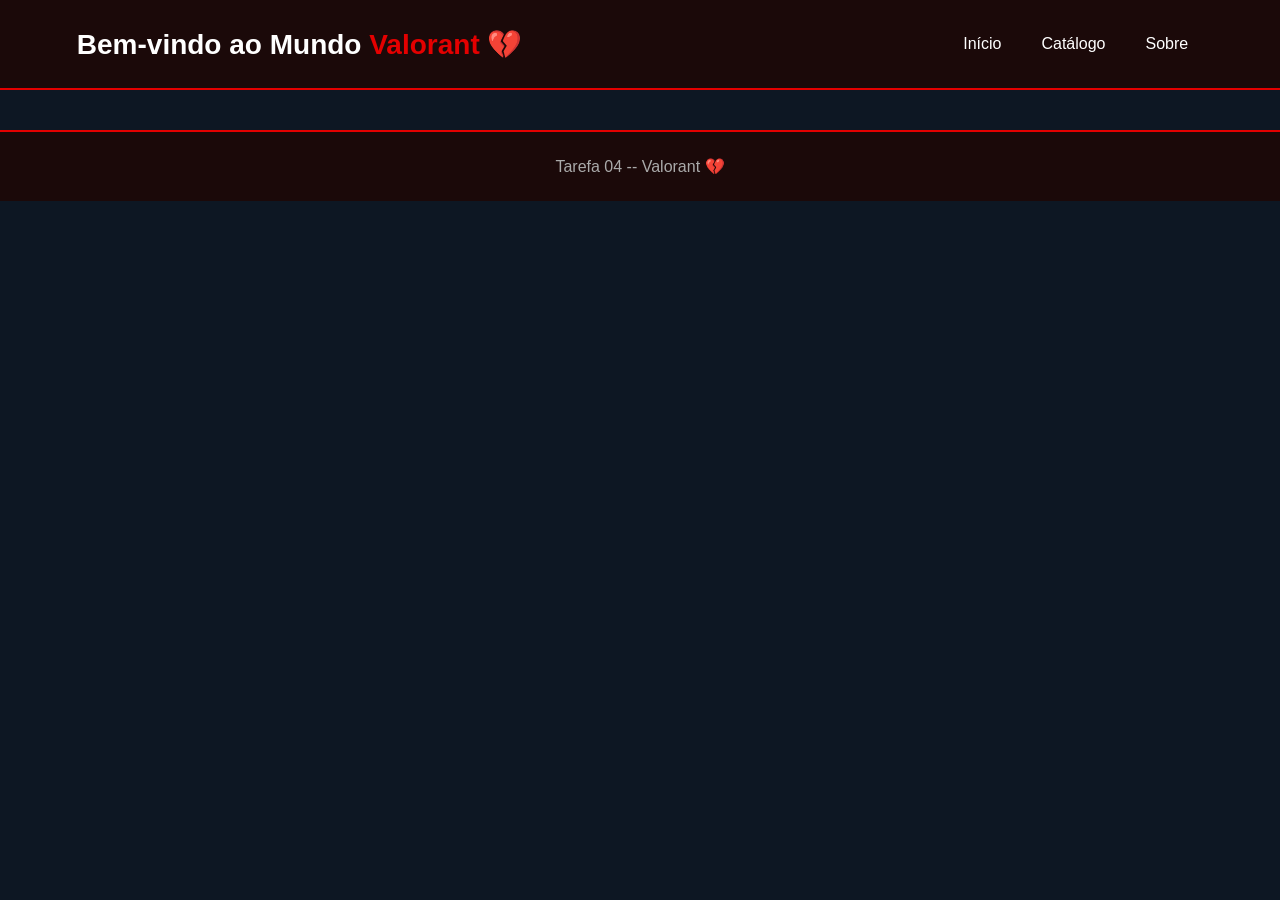
<file: Projeto4/index.html>
<!doctype html>
<html lang="en">
  <head>
    <meta charset="UTF-8" />
    <link rel="icon" type="image/svg+xml" href="./favicon.svg" />
    <meta name="viewport" content="width=device-width, initial-scale=1.0" />
    <title>projeto4</title>
    <script type="module" crossorigin src="./assets/index-BVWmkW0T.js"></script>
    <link rel="stylesheet" crossorigin href="./assets/index-nyBU1UL-.css">
  </head>
  <body>
    <div id="root"></div>
  </body>
</html>
</file>
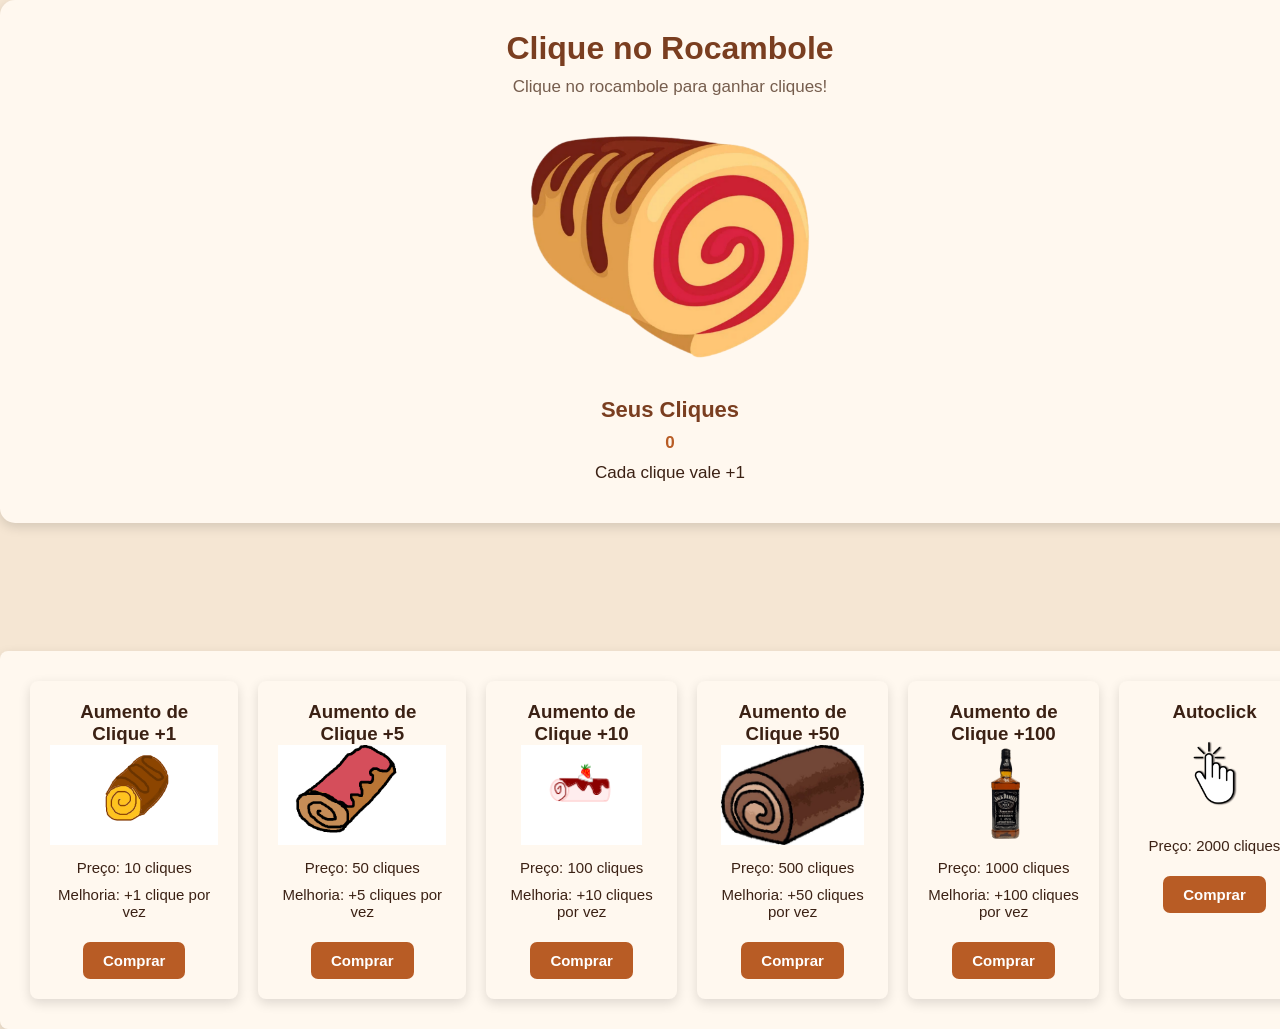
<file: Tarefa 05 - 2/index.html>
<!doctype html>
<html lang="en">
  <head>
    <meta charset="UTF-8" />
    <link rel="icon" type="image/svg+xml" href="./favicon.svg" />
    <meta name="viewport" content="width=device-width, initial-scale=1.0" />
    <title>trabalho-05</title>
    <script type="module" crossorigin src="./assets/index--o2eJudw.js"></script>
    <link rel="stylesheet" crossorigin href="./assets/index-BU5K3IAO.css">
  </head>
  <body>
    <div id="root"></div>
  </body>
</html>
</file>
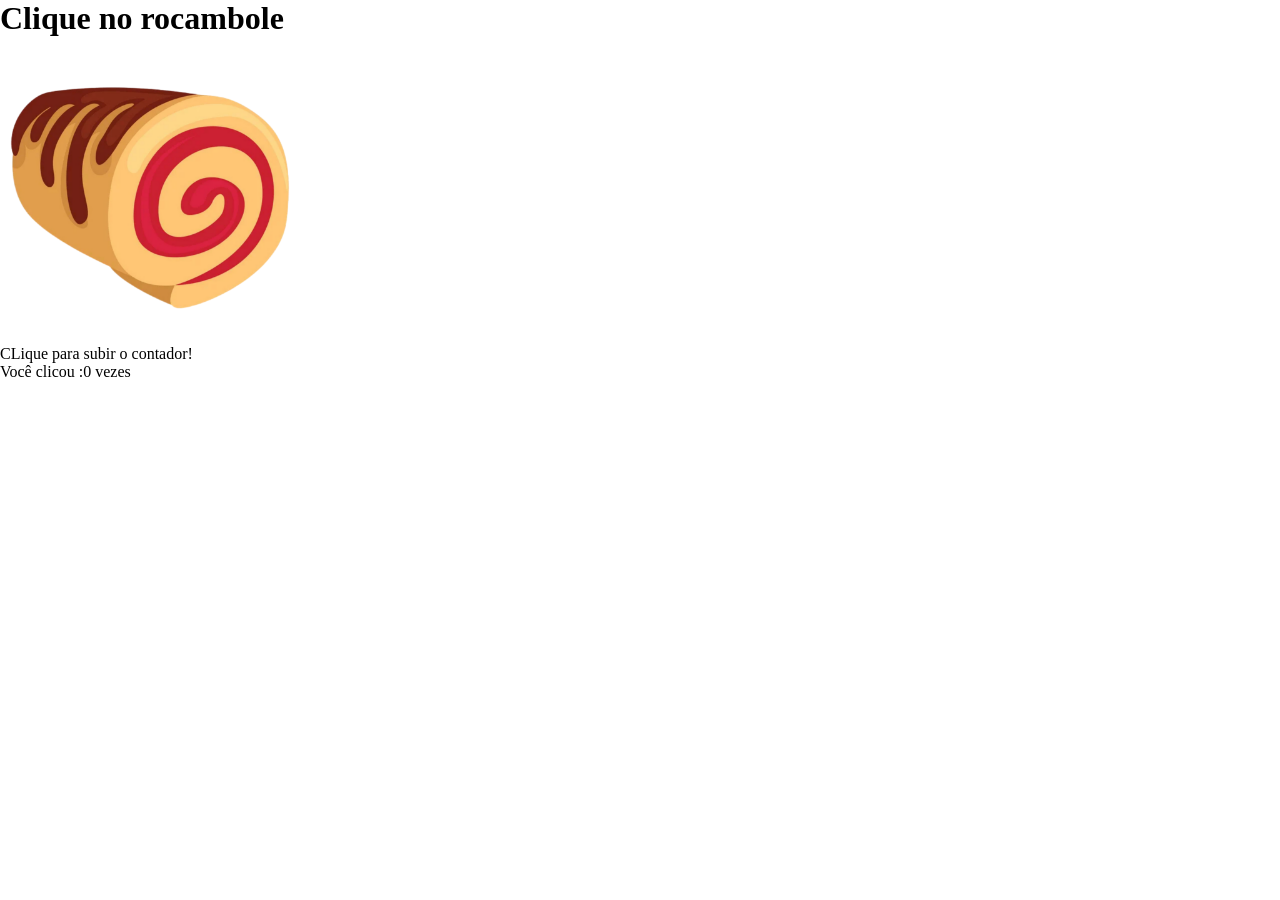
<file: Tarefa 05/index.html>
<!doctype html>
<html lang="en">
  <head>
    <meta charset="UTF-8" />
    <link rel="icon" type="image/svg+xml" href="./favicon.svg" />
    <meta name="viewport" content="width=device-width, initial-scale=1.0" />
    <title>trabalho-05</title>
    <script type="module" crossorigin src="./assets/index-Bw14WL5W.js"></script>
    <link rel="stylesheet" crossorigin href="./assets/index-8nTvx_y3.css">
  </head>
  <body>
    <div id="root"></div>
  </body>
</html>
</file>
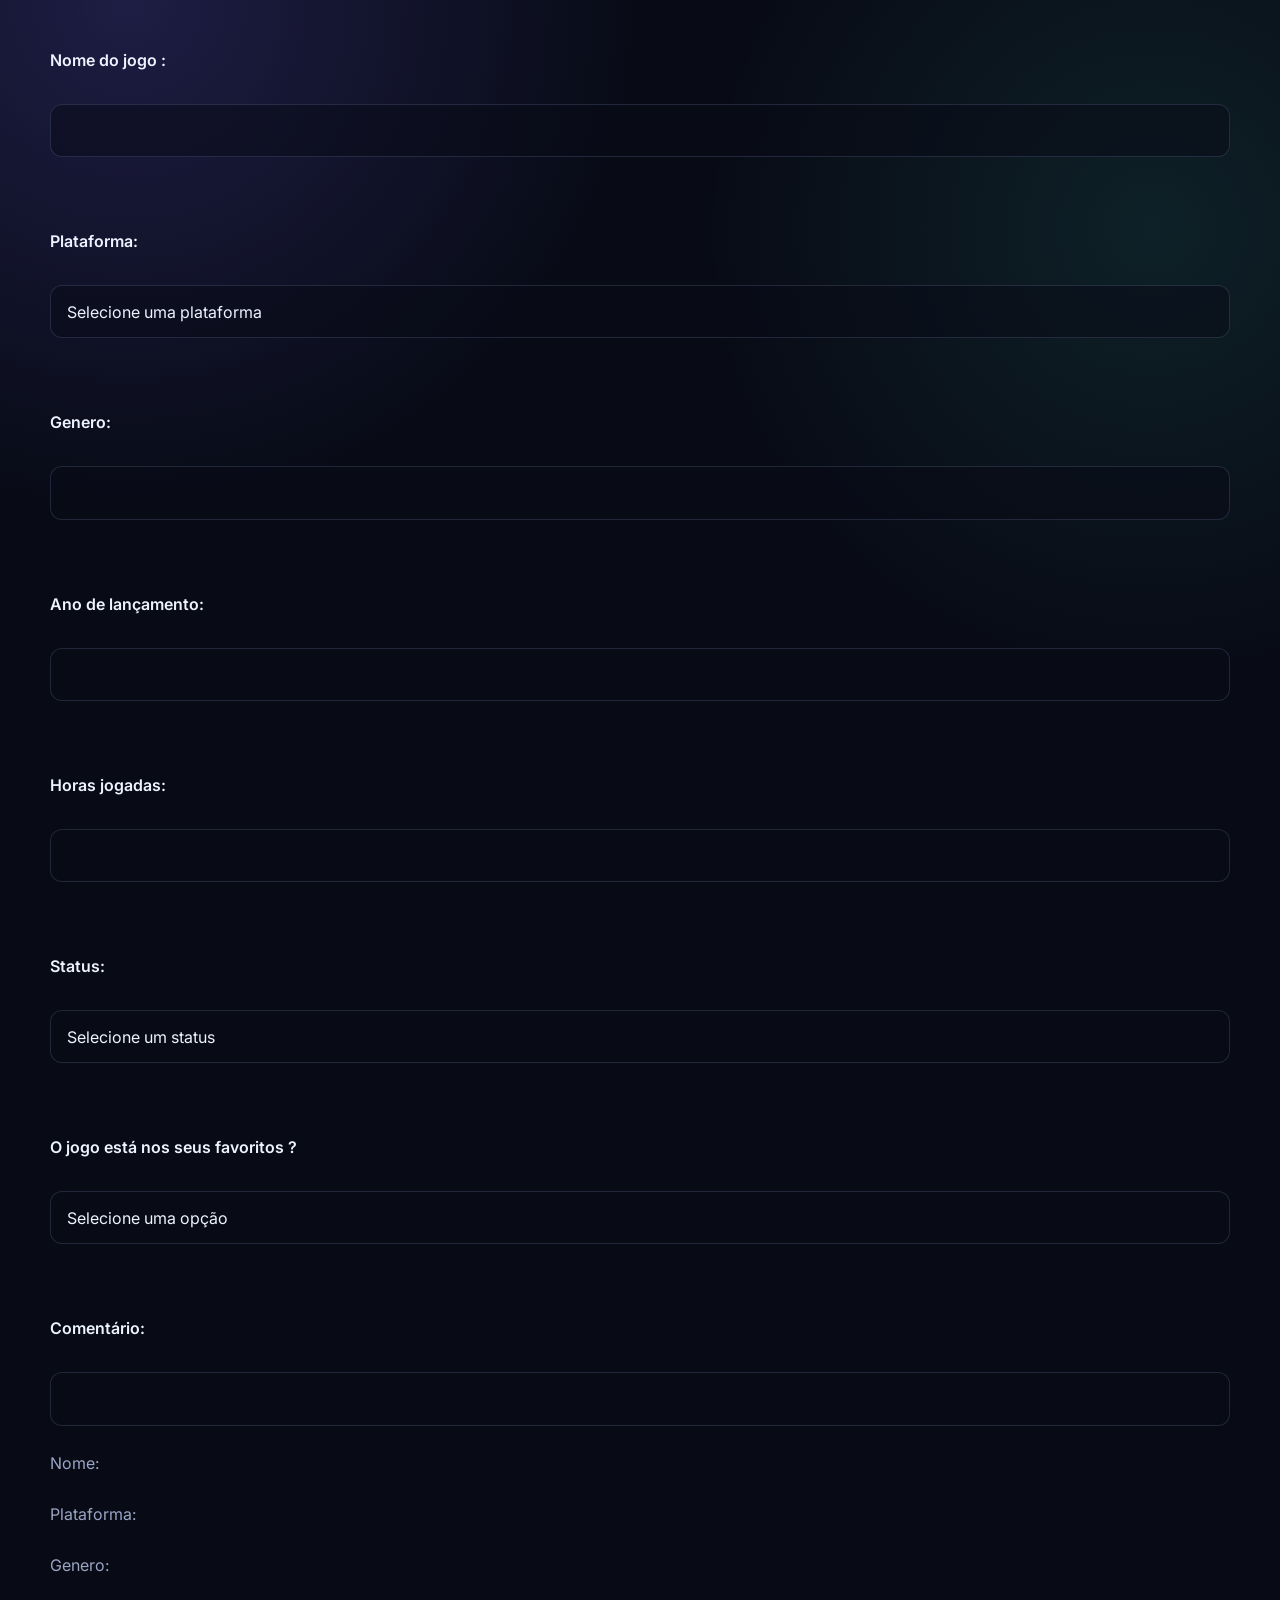
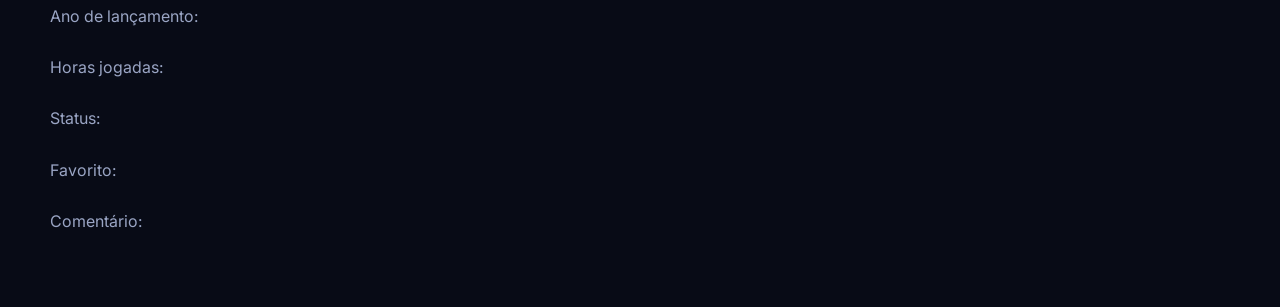
<file: Tarefa 06/index.html>
<!doctype html>
<html lang="en">
  <head>
    <meta charset="UTF-8" />
    <link rel="icon" type="image/svg+xml" href="./favicon.svg" />
    <meta name="viewport" content="width=device-width, initial-scale=1.0" />
    <title>projeto-06</title>
    <script type="module" crossorigin src="./assets/index-DXu0DTtp.js"></script>
    <link rel="stylesheet" crossorigin href="./assets/index-Bq9Sj8M6.css">
  </head>
  <body>
    <div id="root"></div>
  </body>
</html>
</file>
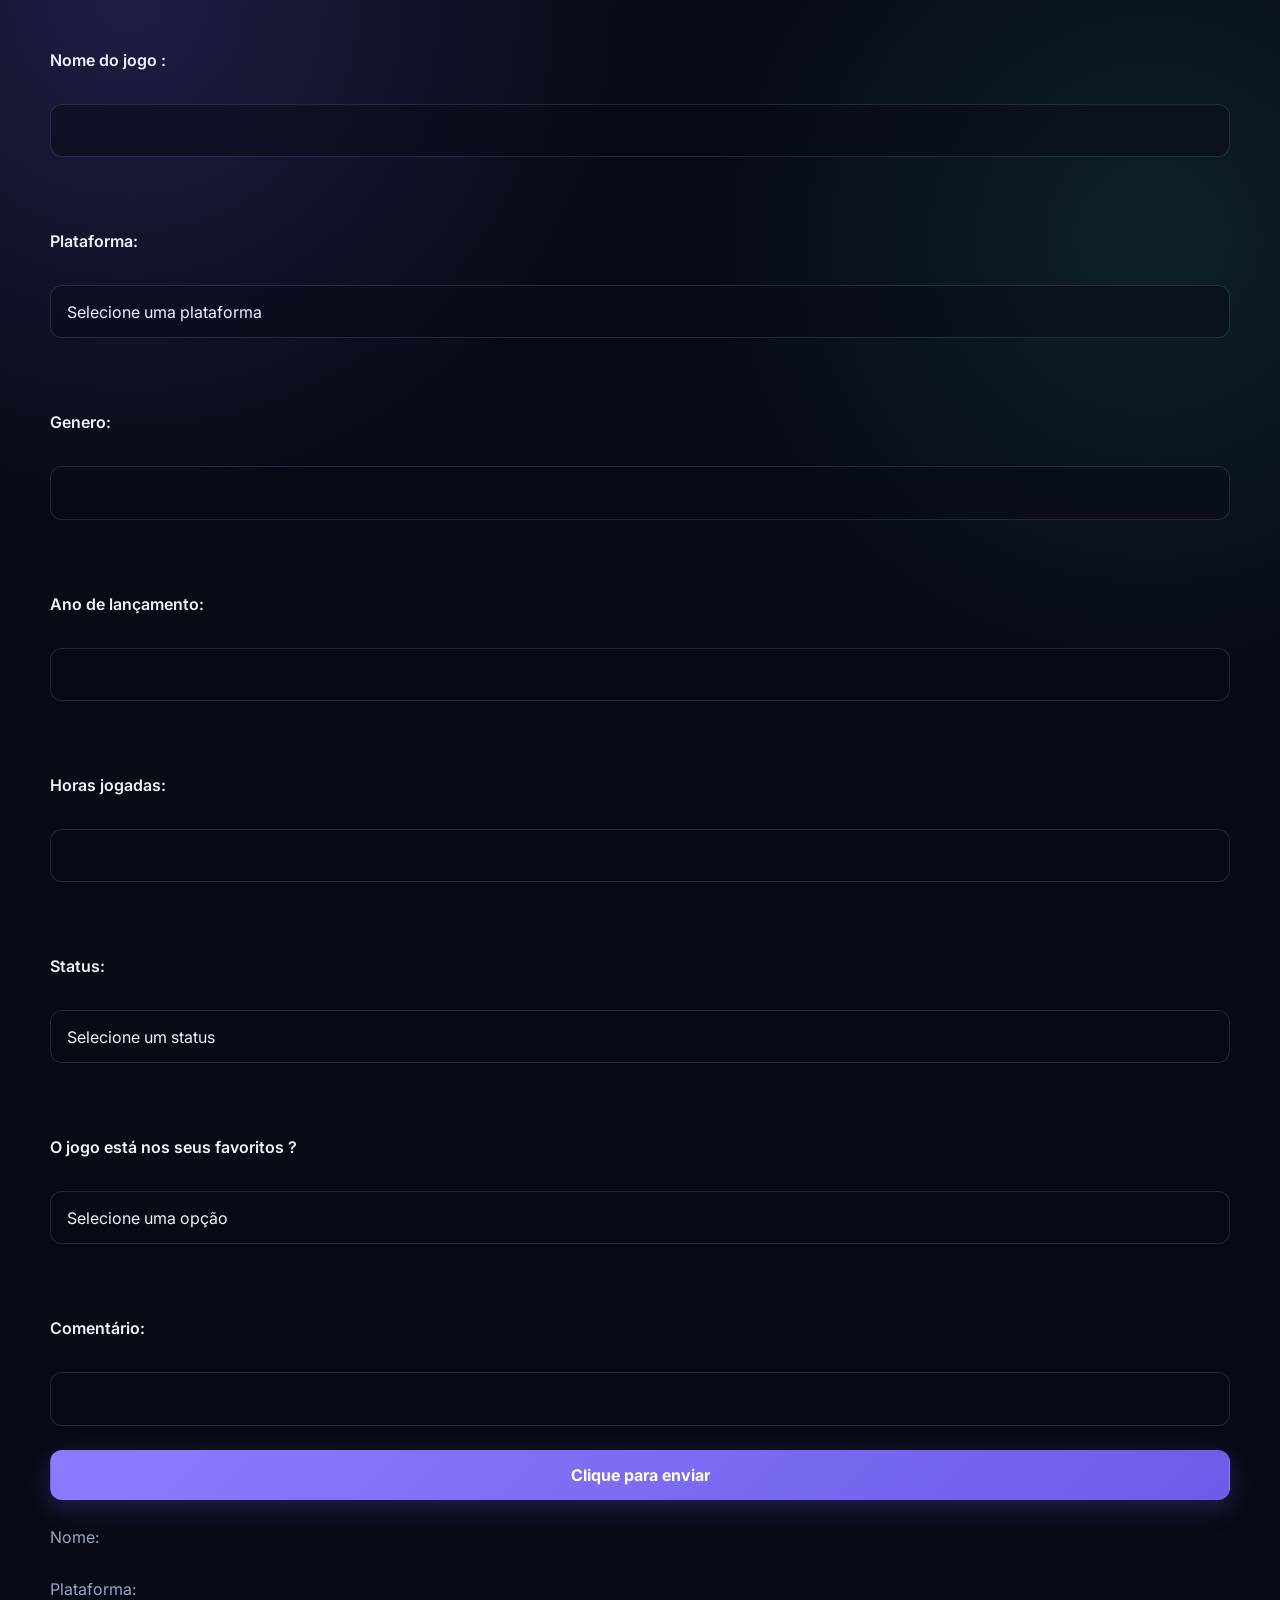
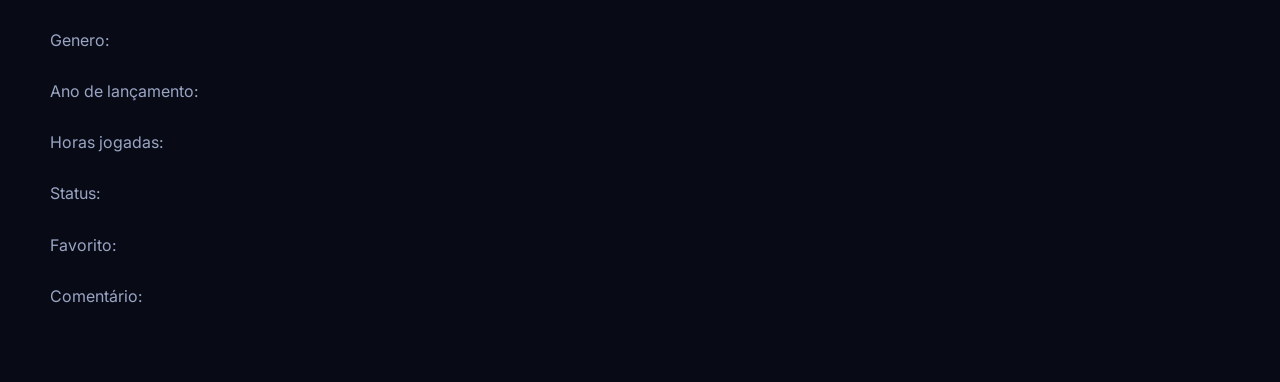
<file: Tarefa 07/index.html>
<!doctype html>
<html lang="en">
  <head>
    <meta charset="UTF-8" />
    <link rel="icon" type="image/svg+xml" href="./favicon.svg" />
    <meta name="viewport" content="width=device-width, initial-scale=1.0" />
    <title>projeto-06</title>
    <script type="module" crossorigin src="./assets/index-CNiCSoxT.js"></script>
    <link rel="stylesheet" crossorigin href="./assets/index-Bq9Sj8M6.css">
  </head>
  <body>
    <div id="root"></div>
  </body>
</html>
</file>
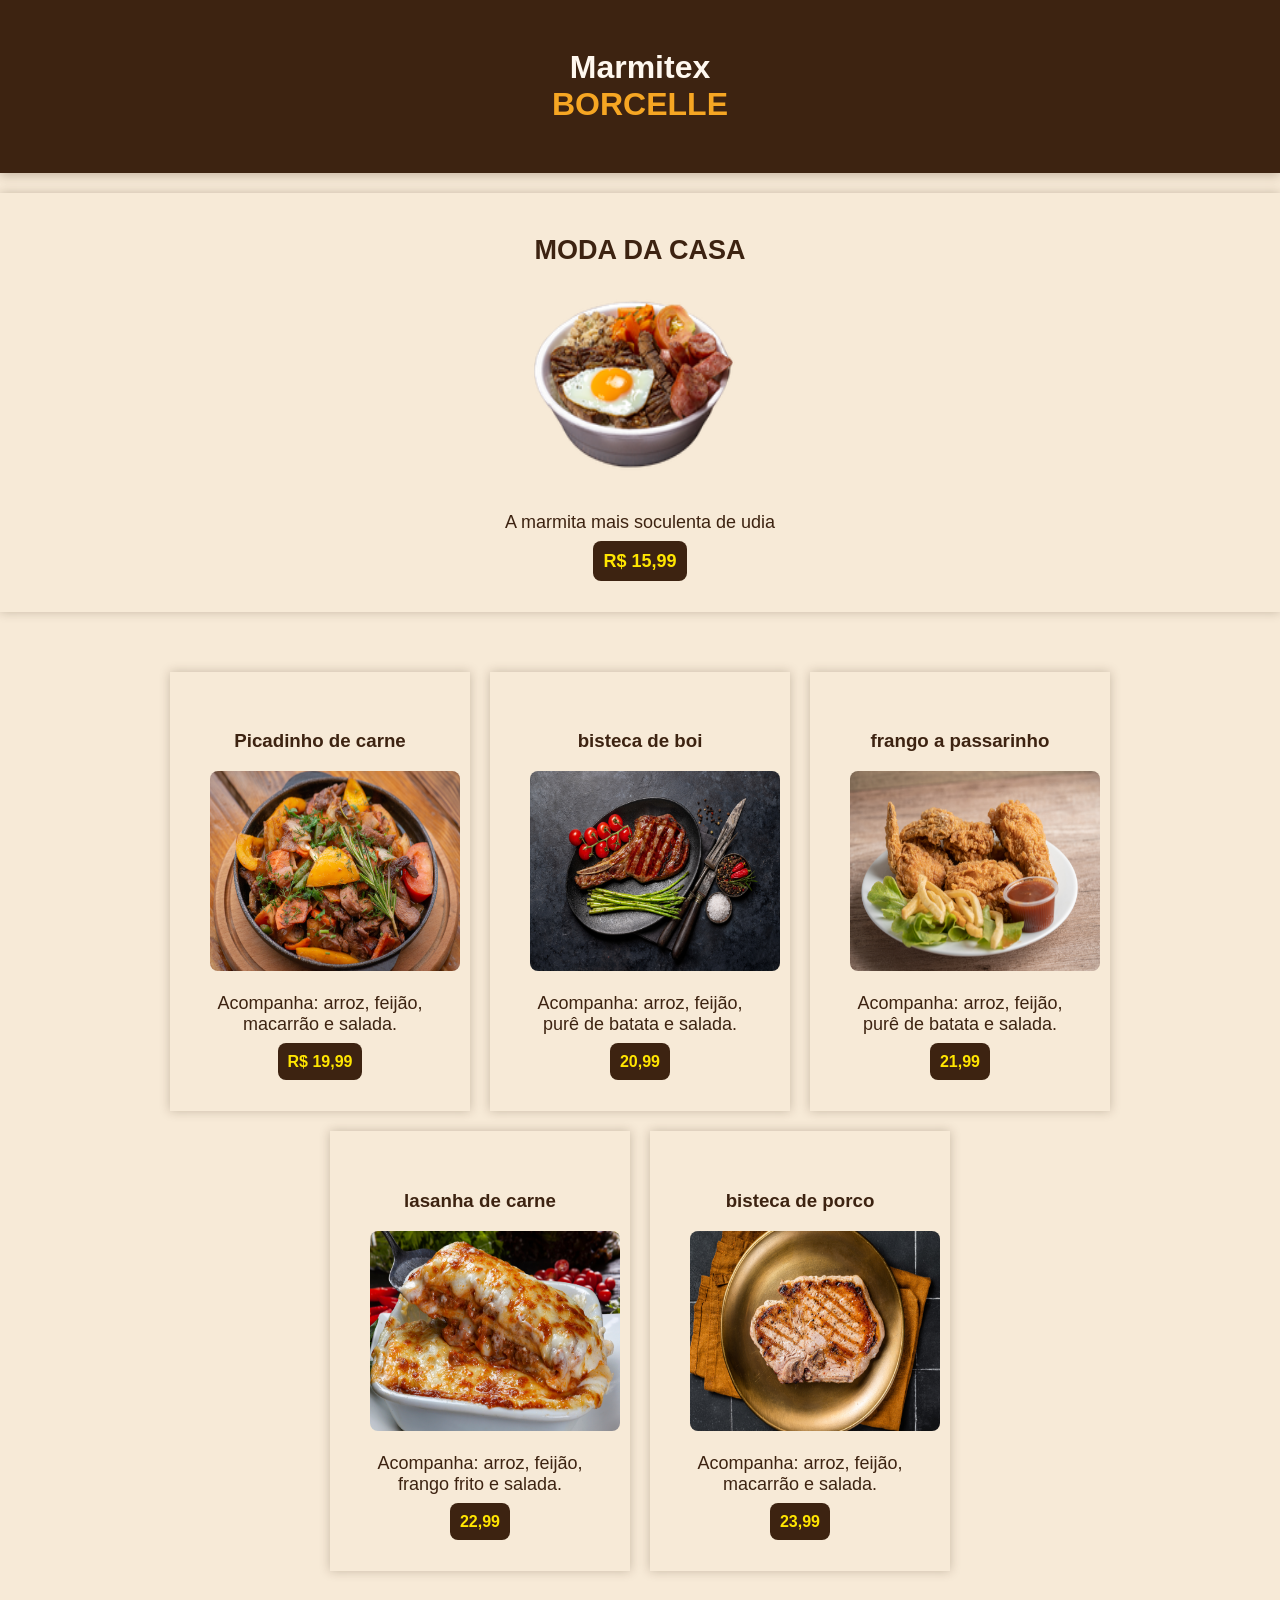
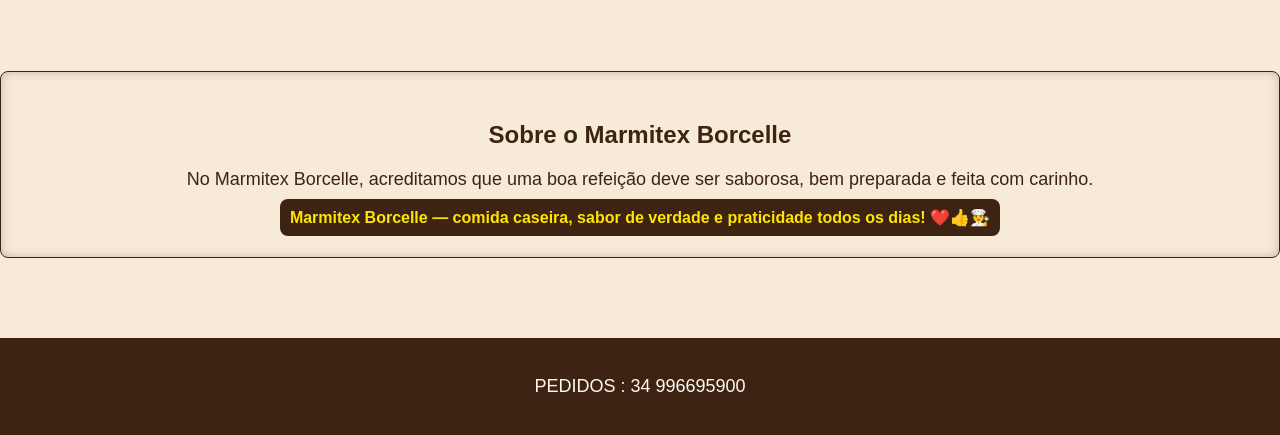
<file: Tarefa 2 - Cardapio/index.html>
<!doctype html>
<html lang="en">
  <head>
    <meta charset="UTF-8" />
    <link rel="icon" type="image/svg+xml" href="./favicon.svg" />
    <meta name="viewport" content="width=device-width, initial-scale=1.0" />
    <title>cardapio</title>
    <script type="module" crossorigin src="./assets/index-DkNm3bb-.js"></script>
    <link rel="stylesheet" crossorigin href="./assets/index-y8lpcviG.css">
  </head>
  <body>
    <div id="root"></div>
  </body>
</html>
</file>
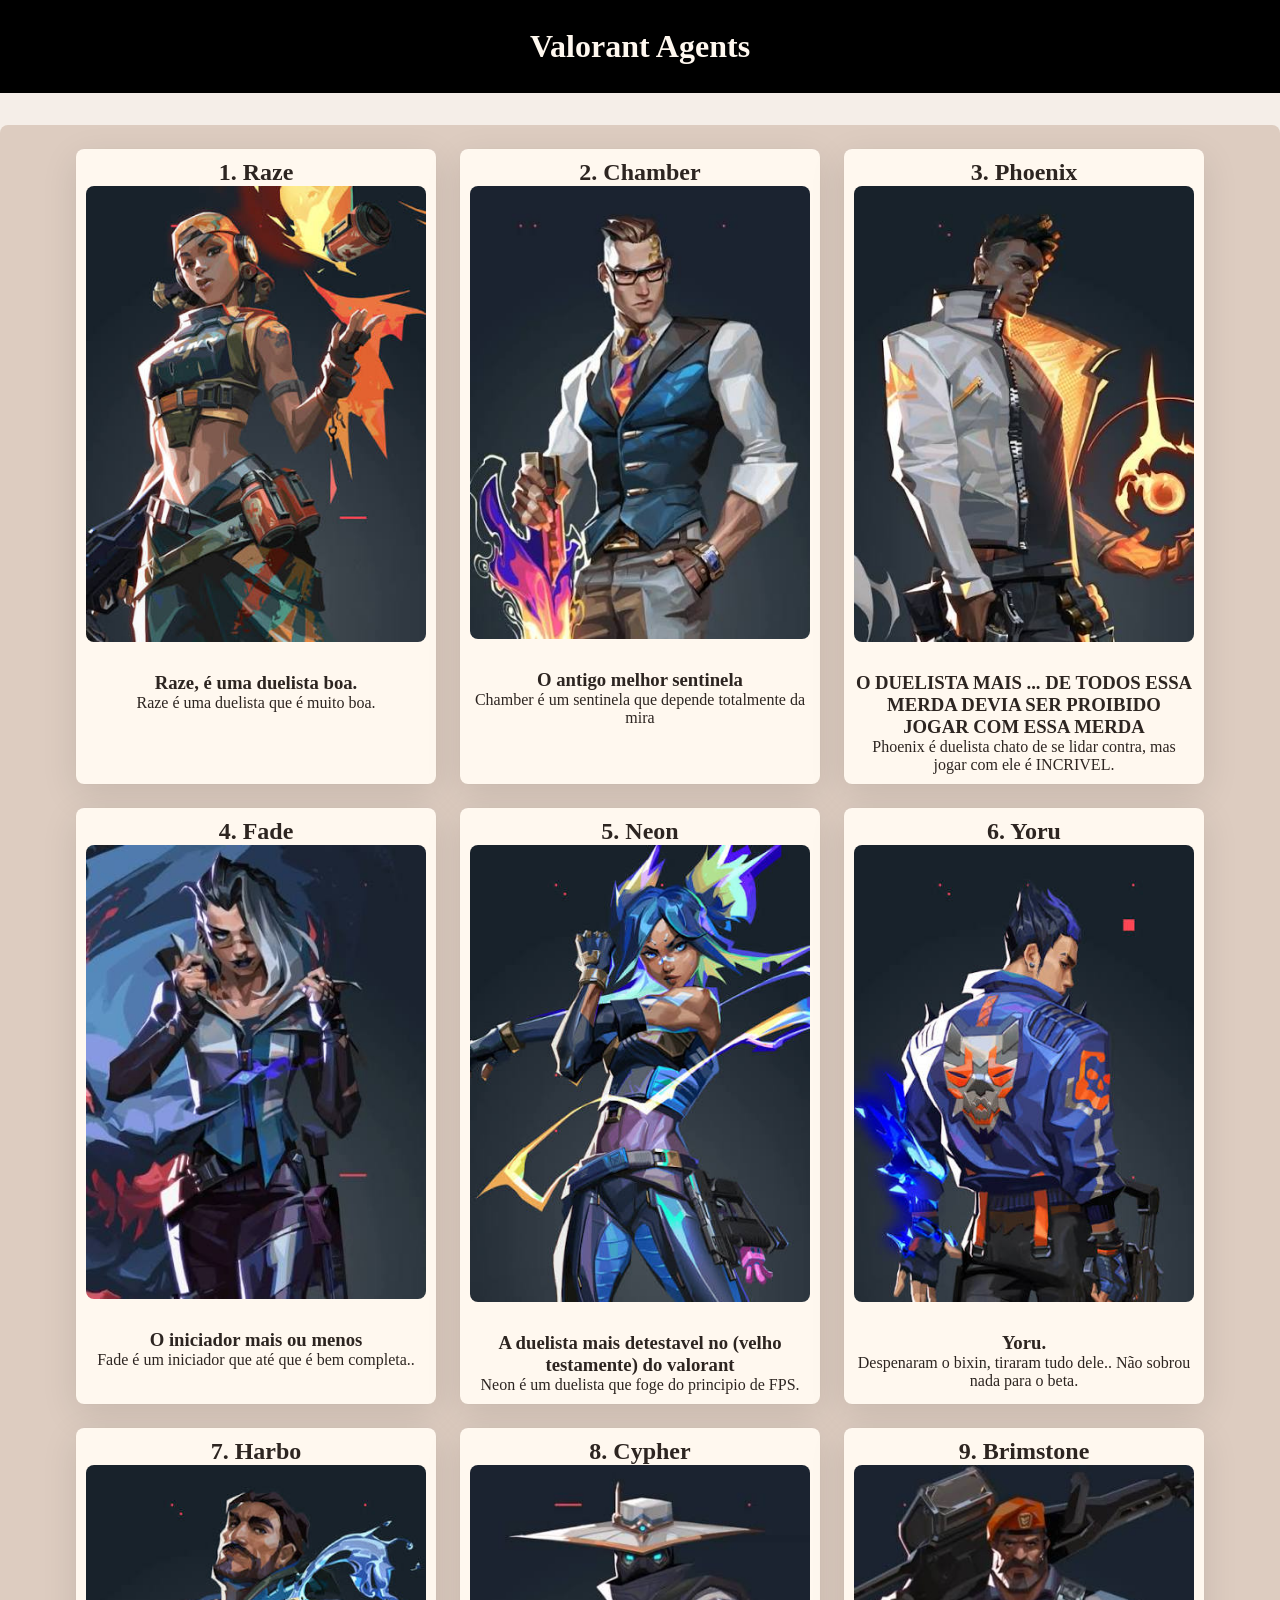
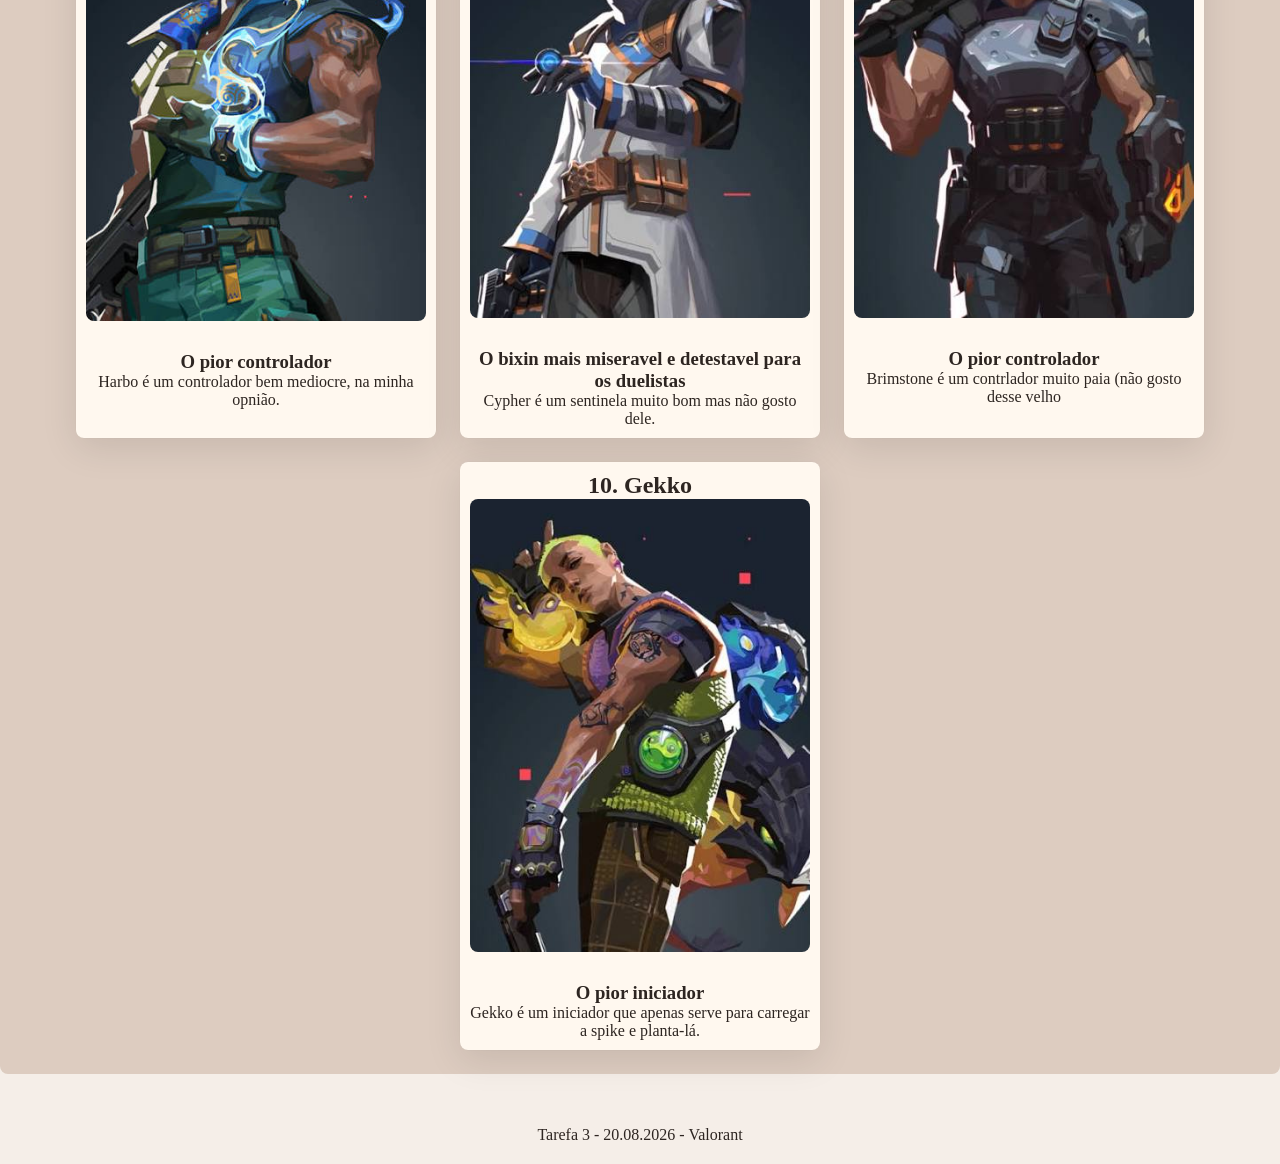
<file: Tarefa 3/index.html>
<!doctype html>
<html lang="en">
  <head>
    <meta charset="UTF-8" />
    <link rel="icon" type="image/svg+xml" href="./favicon.svg" />
    <meta name="viewport" content="width=device-width, initial-scale=1.0" />
    <title>projeto-3</title>
    <script type="module" crossorigin src="./assets/index-MJdsyJUG.js"></script>
    <link rel="stylesheet" crossorigin href="./assets/index-DmAXtuu0.css">
  </head>
  <body>
    <div id="root"></div>
  </body>
</html>
</file>
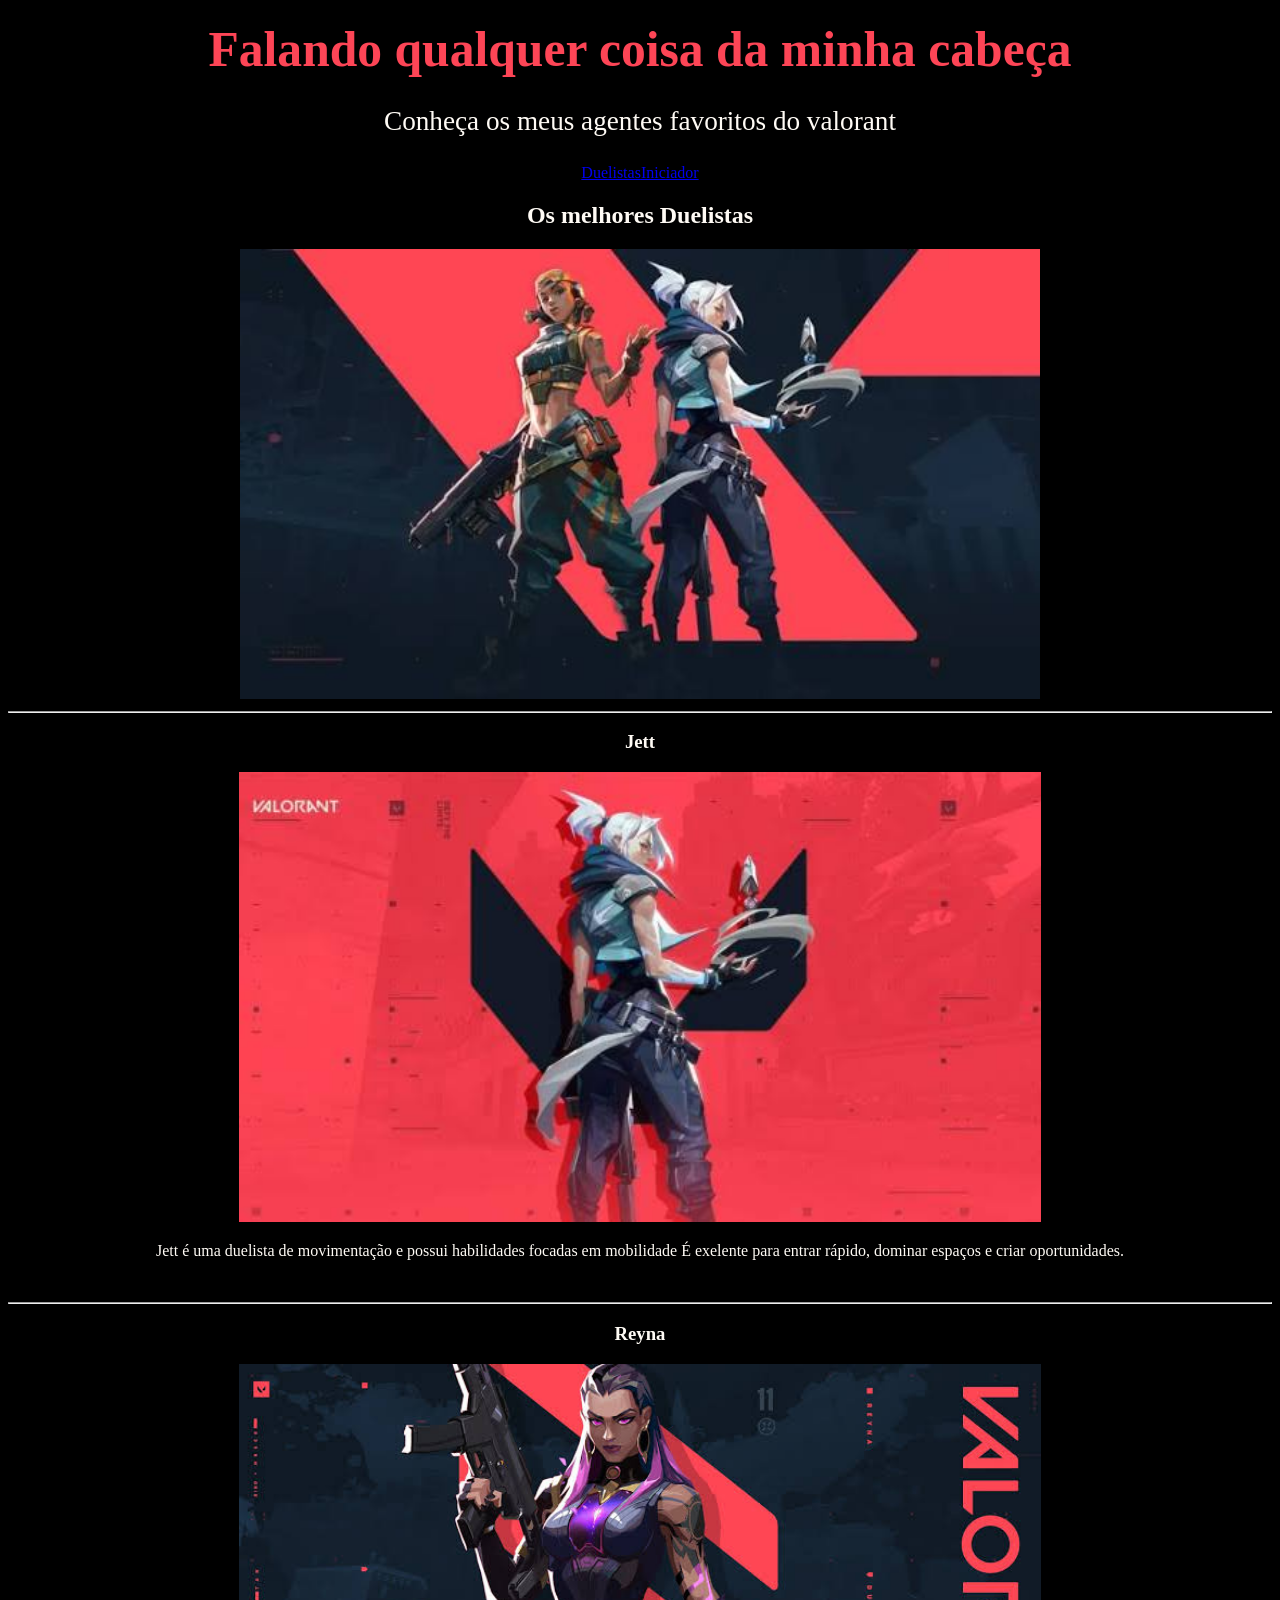
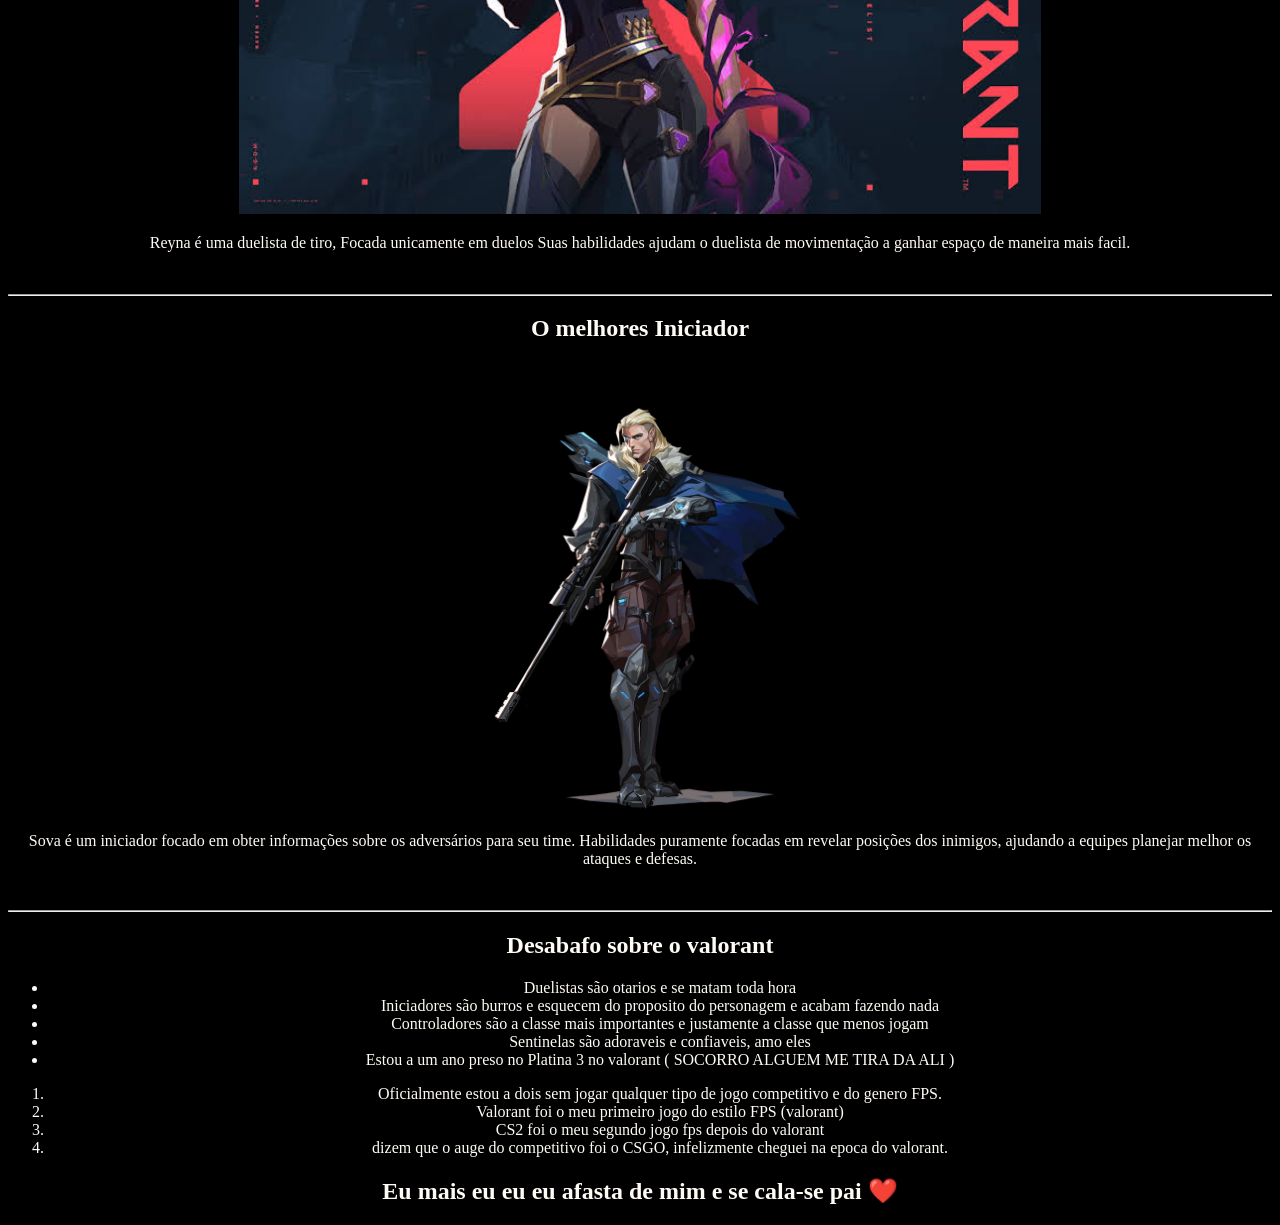
<file: Tarefa1React/index.html>
<!doctype html>
<html lang="en">
  <head>
    <meta charset="UTF-8" />
    <link rel="icon" type="image/svg+xml" href="./favicon.svg" />
    <meta name="viewport" content="width=device-width, initial-scale=1.0" />
    <title>projeto2</title>
    <script type="module" crossorigin src="./assets/index-DhgyqoUA.js"></script>
    <link rel="stylesheet" crossorigin href="./assets/index-C1wVyFXk.css">
  </head>
  <body>
    <div id="root"></div>
  </body>
</html>
</file>
<file: Projeto4/assets/index-nyBU1UL-.css>
*{box-sizing:border-box;margin:0;padding:0}body{color:#fff;background:#0d1723;font-family:Arial,sans-serif}strong{color:#e40000}.topo{background:#1b0909;border-bottom:2px solid #e40000;justify-content:space-between;align-items:center;padding:25px 6%;display:flex}.header h1{font-size:28px}nav{gap:10px;display:flex}.link{color:#fff;border-radius:5px;padding:10px 15px;text-decoration:none}.link:hover{background:#e40000}.home1{justify-content:space-between;align-items:center;gap:40px;padding:50px 6%;display:flex}.esquerda{width:50%}.esquerda h1{margin-bottom:20px;font-size:45px}.esquerda p{color:#ddd;font-size:18px}.direita{width:50%}img{border-radius:8px}.direita img{border:2px solid #e40000;border-radius:8px;width:100%}.home2{text-align:center;padding:50px 6%}.home2 h2{margin-bottom:20px}.home2 p{color:#ddd}.aao1{background:#121f2e;border-radius:8px;max-width:900px;margin:auto;padding:25px}.treco2{background:#121f2e;border-radius:8px;max-width:900px;margin:0 auto 30px;padding:25px}.aao1 h2,.treco2 h2{color:#e40000}.treco3{max-width:900px;margin:0 auto}.home2 ul{text-align:left;padding:0;list-style:none}.home2 li{background:#121f2e;border-left:3px solid #e40000;border-radius:5px;margin-bottom:10px;padding:15px}.home2 li:hover{background:#182a3d}.catalogo{grid-template-columns:repeat(3,minmax(0,1fr));gap:24px;max-width:1280px;margin:0 auto;padding:55px 6% 70px;display:grid}.catalogo h1,.catalogo h2{text-align:center;color:#e40000;grid-column:1/-1;margin-bottom:8px;font-size:35px}.catu{text-align:center;grid-column:1/-1}.card{background:#11100e;border-radius:8px;padding:26px;box-shadow:0 10px 36px #0000001a}.card h2{color:#e40000;margin-bottom:15px;font-size:22px}.card h3{margin-bottom:8px}.card p{color:#bbb}.sobre{padding:50px 6%}.sobre h2{text-align:center;color:#e40000;margin-bottom:35px;font-size:35px}.sobre1{gap:20px;display:grid}.sobre1-esquerda,.sobre1-direita{background:#121f2e;border-left:3px solid #e40000;border-radius:8px;padding:25px}.sobre1 h2{color:#e40000;margin-bottom:15px}.sobre1 p{color:#ddd}footer{text-align:center;color:#aaa;background:#1b0909;border-top:2px solid #e40000;margin-top:40px;padding:25px}.teste{color:#e40000}
</file>
<file: Tarefa 05 - 2/assets/index-BU5K3IAO.css>
*{margin:0;padding:0}body{color:#3b2114;background:#f5e6d3;font-family:Arial,sans-serif}.clicker{text-align:center;background:#fff8ef;border-radius:15px;width:100%;padding:30px;box-shadow:0 4px 12px #0002}.clicker h1{color:#7a3e20;margin-bottom:10px;font-size:32px}.clicker h2{color:#7a3e20;margin-top:20px;font-size:22px}.clicker p{margin:10px 0;font-size:17px}.descricao{color:#765d4d}.contador{color:#b85c25;margin:15px 0;font-size:55px;font-weight:700}.loja{background:#fff8ef;border-radius:8px;gap:20px;width:100%;margin-top:10%;padding:30px;display:flex;box-shadow:0 4px 12px #0002}.loja h2{color:#7a3e20;margin-bottom:10px;font-size:28px}.loja p{margin:10px 0;font-size:15px}.produto{text-align:center;background:#fff8ef;border-radius:8px;width:100%;padding:20px;box-shadow:0 4px 12px #0002}.roca{cursor:pointer;margin:25px auto;transition:all .2s;display:block}.roca:hover{transform:scale(1.05)}.roca:active{transform:scale(.95)}button{color:#fff;cursor:pointer;background:#b85c25;border:none;border-radius:7px;margin-top:12px;padding:10px 20px;font-size:15px;font-weight:700}button:hover{background:#913f15}button:active{transform:scale(.97)}
</file>
<file: Tarefa 05/assets/index-8nTvx_y3.css>
*{margin:0;padding:0}main{justify-self:center}.roca:active{transform:scale(1.2)}
</file>
<file: Tarefa 06/assets/index-Bq9Sj8M6.css>
@import "https://fonts.googleapis.com/css2?family=Inter:wght@400;500;600;700;800&family=Space+Grotesk:wght@500;600;700&display=swap";:root{--lightningcss-light: ;--lightningcss-dark:initial;color-scheme:dark;color:#edf2ff;font-synthesis:none;text-rendering:optimizelegibility;--bg:#080b16;--surface:#13192dc7;--surface-solid:#13192d;--surface-light:#1b2340;--text:#edf2ff;--muted:#9aa5c4;--line:#aab9f029;--primary:#8b7cff;--primary-strong:#6c5ce7;--accent:#45e0c1;--danger:#ff7085;--radius:18px;--shadow:0 24px 70px #00000059;--space-1:.5rem;--space-2:.75rem;--space-3:1rem;--space-4:1.5rem;--space-5:2rem;--space-6:3rem;background:#080b16;font-family:Inter,system-ui,sans-serif}*,:before,:after{box-sizing:border-box}html{scroll-behavior:smooth}body{background:radial-gradient(circle at 10% 0%, #6c5ce738, transparent 32rem), radial-gradient(circle at 90% 12%, #45e0c11a, transparent 28rem), var(--bg);min-width:320px;min-height:100vh;margin:0;line-height:1.5;overflow-x:hidden}body:before{z-index:-1;pointer-events:none;opacity:.18;content:"";background-image:linear-gradient(#ffffff09 1px,#0000 1px),linear-gradient(90deg,#ffffff09 1px,#0000 1px);background-size:42px 42px;position:fixed;inset:0;-webkit-mask-image:linear-gradient(#000,#0000 80%);mask-image:linear-gradient(#000,#0000 80%)}::selection{color:#fff;background:var(--primary-strong)}h1,h2,h3,h4,button{font-family:Space Grotesk,Inter,sans-serif}h1,h2,h3,h4,p{margin-top:0}h1,h2,h3,h4{color:var(--text);line-height:1.12}p{margin-bottom:var(--space-4);color:var(--muted);line-height:1.7}h1,h2,h3,h4{margin-bottom:var(--space-3)}h1{letter-spacing:-.045em;font-size:clamp(2.4rem,5vw,4.5rem)}h2{letter-spacing:-.03em;font-size:clamp(1.8rem,3vw,2.8rem)}h3{font-size:clamp(1.25rem,2vw,1.6rem)}a{color:inherit;text-decoration:none;transition:color .2s}a:hover{color:var(--accent)}button,input,textarea,select{font:inherit}button{cursor:pointer}button:focus-visible,a:focus-visible,input:focus-visible,textarea:focus-visible,select:focus-visible{outline-offset:3px;outline:3px solid #45e0c1b3}img{max-width:100%;display:block}button,.btn{color:#fff;background:linear-gradient(135deg, var(--primary), var(--primary-strong));border:1px solid #0000;border-radius:12px;justify-content:center;align-items:center;gap:.5rem;min-height:2.75rem;padding:.78rem 1.15rem;font-weight:700;transition:transform .2s,box-shadow .2s,filter .2s;display:inline-flex;box-shadow:0 8px 24px #6c5ce740}button:hover,.btn:hover{filter:brightness(1.08);transform:translateY(-2px);box-shadow:0 12px 30px #6c5ce761}button:active,.btn:active{transform:translateY(0)}input,textarea,select{border:1px solid var(--line);width:100%;color:var(--text);background:#080b1680;border-radius:12px;padding:.85rem 1rem;transition:border-color .2s,box-shadow .2s}textarea{resize:vertical;min-height:8rem}select{appearance:none}input::placeholder,textarea::placeholder{color:#687394}input:focus,textarea:focus,select:focus{border-color:var(--primary);outline:0;box-shadow:0 0 0 4px #8b7cff24}.card,article,section.card{border:1px solid var(--line);border-radius:var(--radius);box-shadow:var(--shadow);-webkit-backdrop-filter:blur(18px);backdrop-filter:blur(18px);background:linear-gradient(145deg,#1e2746c7,#0f1426d1)}main{width:min(1180px,100% - 3rem);padding:var(--space-6) 0;margin:0 auto}section{margin:var(--space-6) 0}ul,ol{margin:0 0 var(--space-4);padding-left:1.25rem}hr{margin:var(--space-5) 0;border:0;border-top:1px solid var(--line)}label{margin-bottom:var(--space-1);color:var(--text);font-weight:600;display:inline-block}form{gap:var(--space-4);display:grid}@media (width<=640px){main{width:min(100% - 2rem,1180px);padding:var(--space-5) 0}section{margin:var(--space-5) 0}h1{font-size:clamp(2rem,10vw,3.3rem)}button,.btn{width:100%}}@media (prefers-reduced-motion:reduce){*,:before,:after{scroll-behavior:auto!important;transition-duration:.01ms!important;animation-duration:.01ms!important}}
</file>
<file: Tarefa 07/assets/index-Bq9Sj8M6.css>
@import "https://fonts.googleapis.com/css2?family=Inter:wght@400;500;600;700;800&family=Space+Grotesk:wght@500;600;700&display=swap";:root{--lightningcss-light: ;--lightningcss-dark:initial;color-scheme:dark;color:#edf2ff;font-synthesis:none;text-rendering:optimizelegibility;--bg:#080b16;--surface:#13192dc7;--surface-solid:#13192d;--surface-light:#1b2340;--text:#edf2ff;--muted:#9aa5c4;--line:#aab9f029;--primary:#8b7cff;--primary-strong:#6c5ce7;--accent:#45e0c1;--danger:#ff7085;--radius:18px;--shadow:0 24px 70px #00000059;--space-1:.5rem;--space-2:.75rem;--space-3:1rem;--space-4:1.5rem;--space-5:2rem;--space-6:3rem;background:#080b16;font-family:Inter,system-ui,sans-serif}*,:before,:after{box-sizing:border-box}html{scroll-behavior:smooth}body{background:radial-gradient(circle at 10% 0%, #6c5ce738, transparent 32rem), radial-gradient(circle at 90% 12%, #45e0c11a, transparent 28rem), var(--bg);min-width:320px;min-height:100vh;margin:0;line-height:1.5;overflow-x:hidden}body:before{z-index:-1;pointer-events:none;opacity:.18;content:"";background-image:linear-gradient(#ffffff09 1px,#0000 1px),linear-gradient(90deg,#ffffff09 1px,#0000 1px);background-size:42px 42px;position:fixed;inset:0;-webkit-mask-image:linear-gradient(#000,#0000 80%);mask-image:linear-gradient(#000,#0000 80%)}::selection{color:#fff;background:var(--primary-strong)}h1,h2,h3,h4,button{font-family:Space Grotesk,Inter,sans-serif}h1,h2,h3,h4,p{margin-top:0}h1,h2,h3,h4{color:var(--text);line-height:1.12}p{margin-bottom:var(--space-4);color:var(--muted);line-height:1.7}h1,h2,h3,h4{margin-bottom:var(--space-3)}h1{letter-spacing:-.045em;font-size:clamp(2.4rem,5vw,4.5rem)}h2{letter-spacing:-.03em;font-size:clamp(1.8rem,3vw,2.8rem)}h3{font-size:clamp(1.25rem,2vw,1.6rem)}a{color:inherit;text-decoration:none;transition:color .2s}a:hover{color:var(--accent)}button,input,textarea,select{font:inherit}button{cursor:pointer}button:focus-visible,a:focus-visible,input:focus-visible,textarea:focus-visible,select:focus-visible{outline-offset:3px;outline:3px solid #45e0c1b3}img{max-width:100%;display:block}button,.btn{color:#fff;background:linear-gradient(135deg, var(--primary), var(--primary-strong));border:1px solid #0000;border-radius:12px;justify-content:center;align-items:center;gap:.5rem;min-height:2.75rem;padding:.78rem 1.15rem;font-weight:700;transition:transform .2s,box-shadow .2s,filter .2s;display:inline-flex;box-shadow:0 8px 24px #6c5ce740}button:hover,.btn:hover{filter:brightness(1.08);transform:translateY(-2px);box-shadow:0 12px 30px #6c5ce761}button:active,.btn:active{transform:translateY(0)}input,textarea,select{border:1px solid var(--line);width:100%;color:var(--text);background:#080b1680;border-radius:12px;padding:.85rem 1rem;transition:border-color .2s,box-shadow .2s}textarea{resize:vertical;min-height:8rem}select{appearance:none}input::placeholder,textarea::placeholder{color:#687394}input:focus,textarea:focus,select:focus{border-color:var(--primary);outline:0;box-shadow:0 0 0 4px #8b7cff24}.card,article,section.card{border:1px solid var(--line);border-radius:var(--radius);box-shadow:var(--shadow);-webkit-backdrop-filter:blur(18px);backdrop-filter:blur(18px);background:linear-gradient(145deg,#1e2746c7,#0f1426d1)}main{width:min(1180px,100% - 3rem);padding:var(--space-6) 0;margin:0 auto}section{margin:var(--space-6) 0}ul,ol{margin:0 0 var(--space-4);padding-left:1.25rem}hr{margin:var(--space-5) 0;border:0;border-top:1px solid var(--line)}label{margin-bottom:var(--space-1);color:var(--text);font-weight:600;display:inline-block}form{gap:var(--space-4);display:grid}@media (width<=640px){main{width:min(100% - 2rem,1180px);padding:var(--space-5) 0}section{margin:var(--space-5) 0}h1{font-size:clamp(2rem,10vw,3.3rem)}button,.btn{width:100%}}@media (prefers-reduced-motion:reduce){*,:before,:after{scroll-behavior:auto!important;transition-duration:.01ms!important;animation-duration:.01ms!important}}
</file>
<file: Tarefa 2 - Cardapio/assets/index-y8lpcviG.css>
*{box-sizing:border-box}body{color:#3d2311;background:#f7ead7;min-width:320px;margin:0;font-family:Arial,Helvetica,sans-serif}.topo{color:#fff8ef;text-align:center;background:#3d2311;padding:28px 20px;box-shadow:0 3px 10px #3d231140}.nomehead{color:#f6a623;margin:0 0 8px}.destaque,p{font-size:18px}.destaque{text-align:center;margin-top:20px;padding:20px 20px 40px;box-shadow:0 0 10px #3d231140}.cardapio{flex-wrap:wrap;justify-content:center;gap:20px;margin-top:40px;padding:20px;display:flex}.item-cardapio{text-align:center;width:300px;padding:40px;box-shadow:0 0 10px #3d231140}img{border-radius:8px;width:250px;height:200px}strong{color:#ffe600;background:#3d2311;border-radius:8px;padding:10px}.destaque h2{text-align:center}.sobre{text-align:center;border:1px solid #3d2311;border-radius:8px;margin-top:80px;margin-bottom:80px;padding:30px;box-shadow:inset 0 0 10px #3d231140}footer{text-align:center;color:#fff8ef;background:#3d2311;padding:20px}
</file>
<file: Tarefa 3/assets/index-DmAXtuu0.css>
*{box-sizing:border-box;margin:0;padding:0}body{color:#2d2521;background:#f5eee8}header{text-align:center;color:#fff8ef;background:#000;padding:28px 20px}main{text-align:center;background:#ddccc0;border-radius:8px;flex-wrap:wrap;justify-content:center;gap:24px;margin:32px auto;padding:24px;display:flex}img{border-radius:8px;width:100%;display:block}.card{background:#fff8ef;border-radius:8px;flex-direction:column;gap:30px;max-width:360px;padding:10px;display:flex;box-shadow:0 10px 36px #0000001a,0 0 0 .16px #0000000f}footer{text-align:center;padding:20px}
</file>
<file: Tarefa1React/assets/index-C1wVyFXk.css>
body{color:#fffbf5;text-align:center;background-color:#000;justify-self:center;height:100%}strong{color:#fd4556;font-size:3.1rem}.bla{font-size:1.7rem}
</file>
